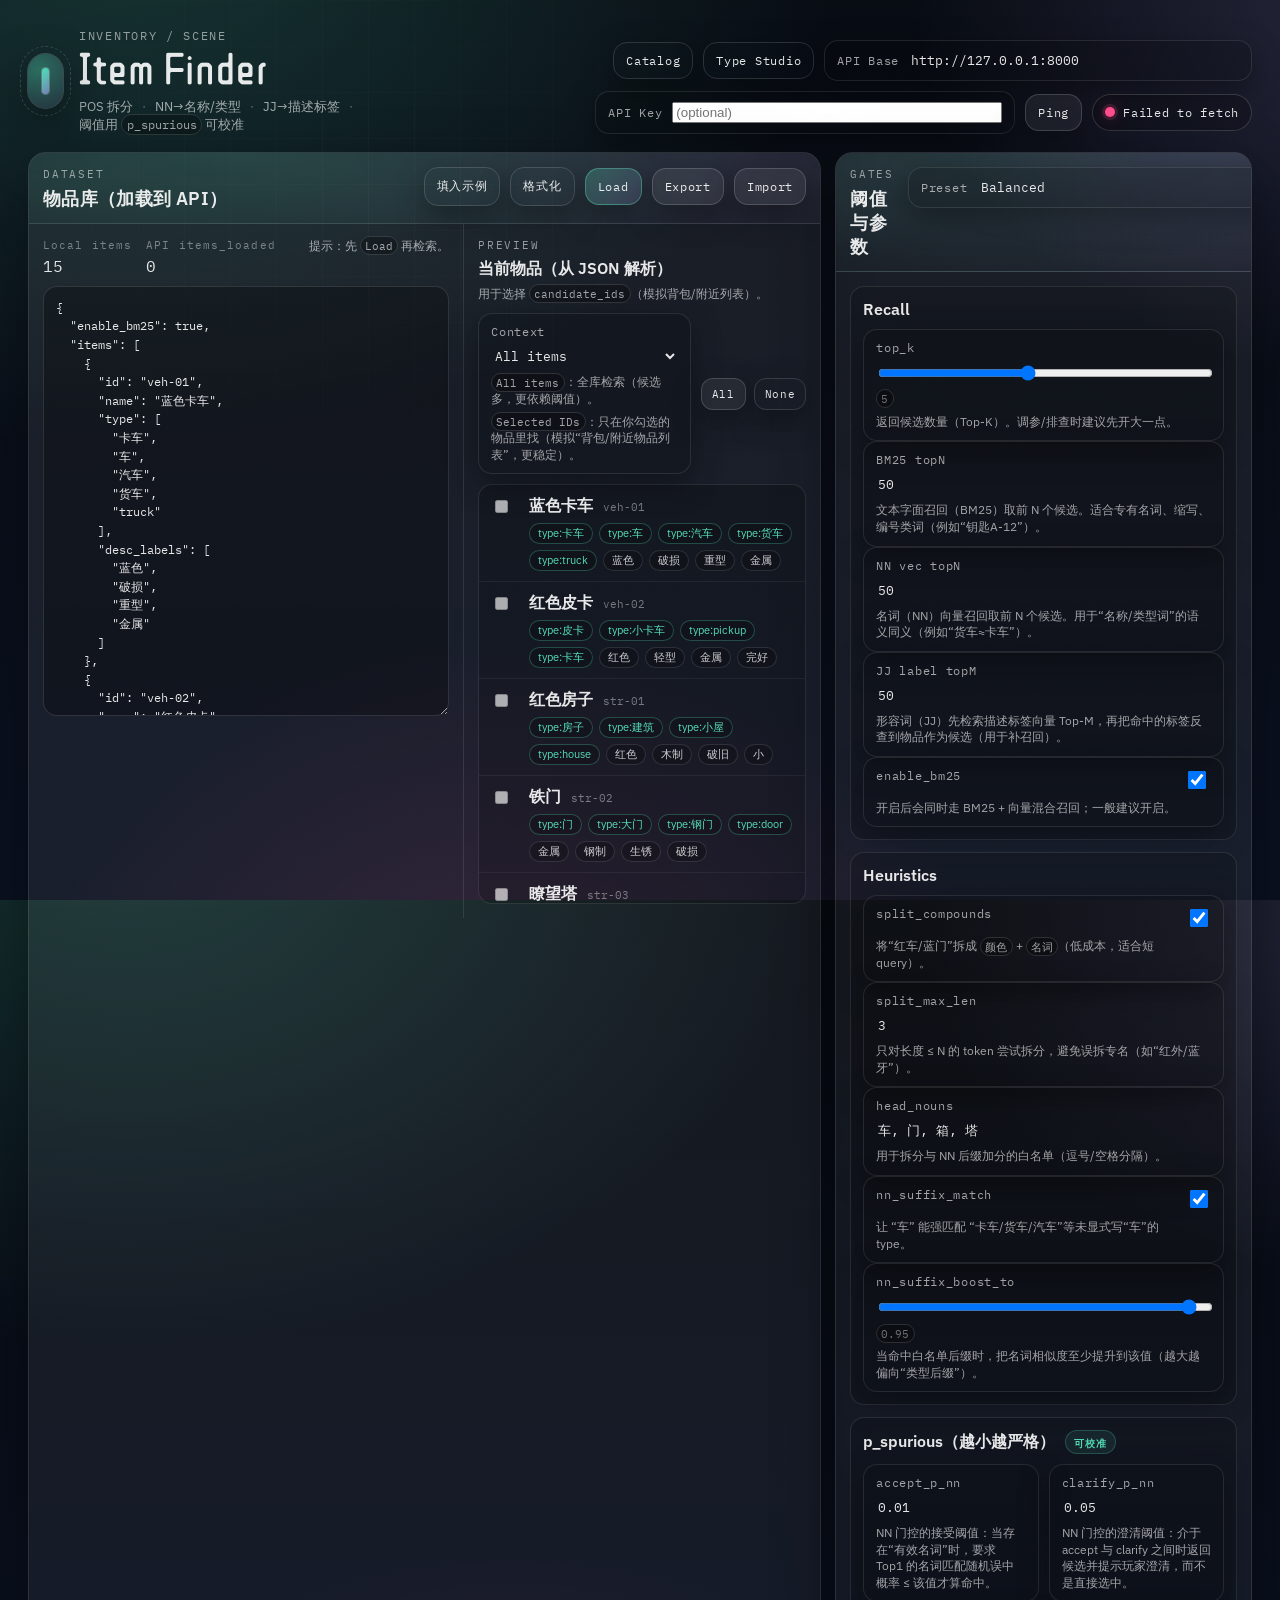
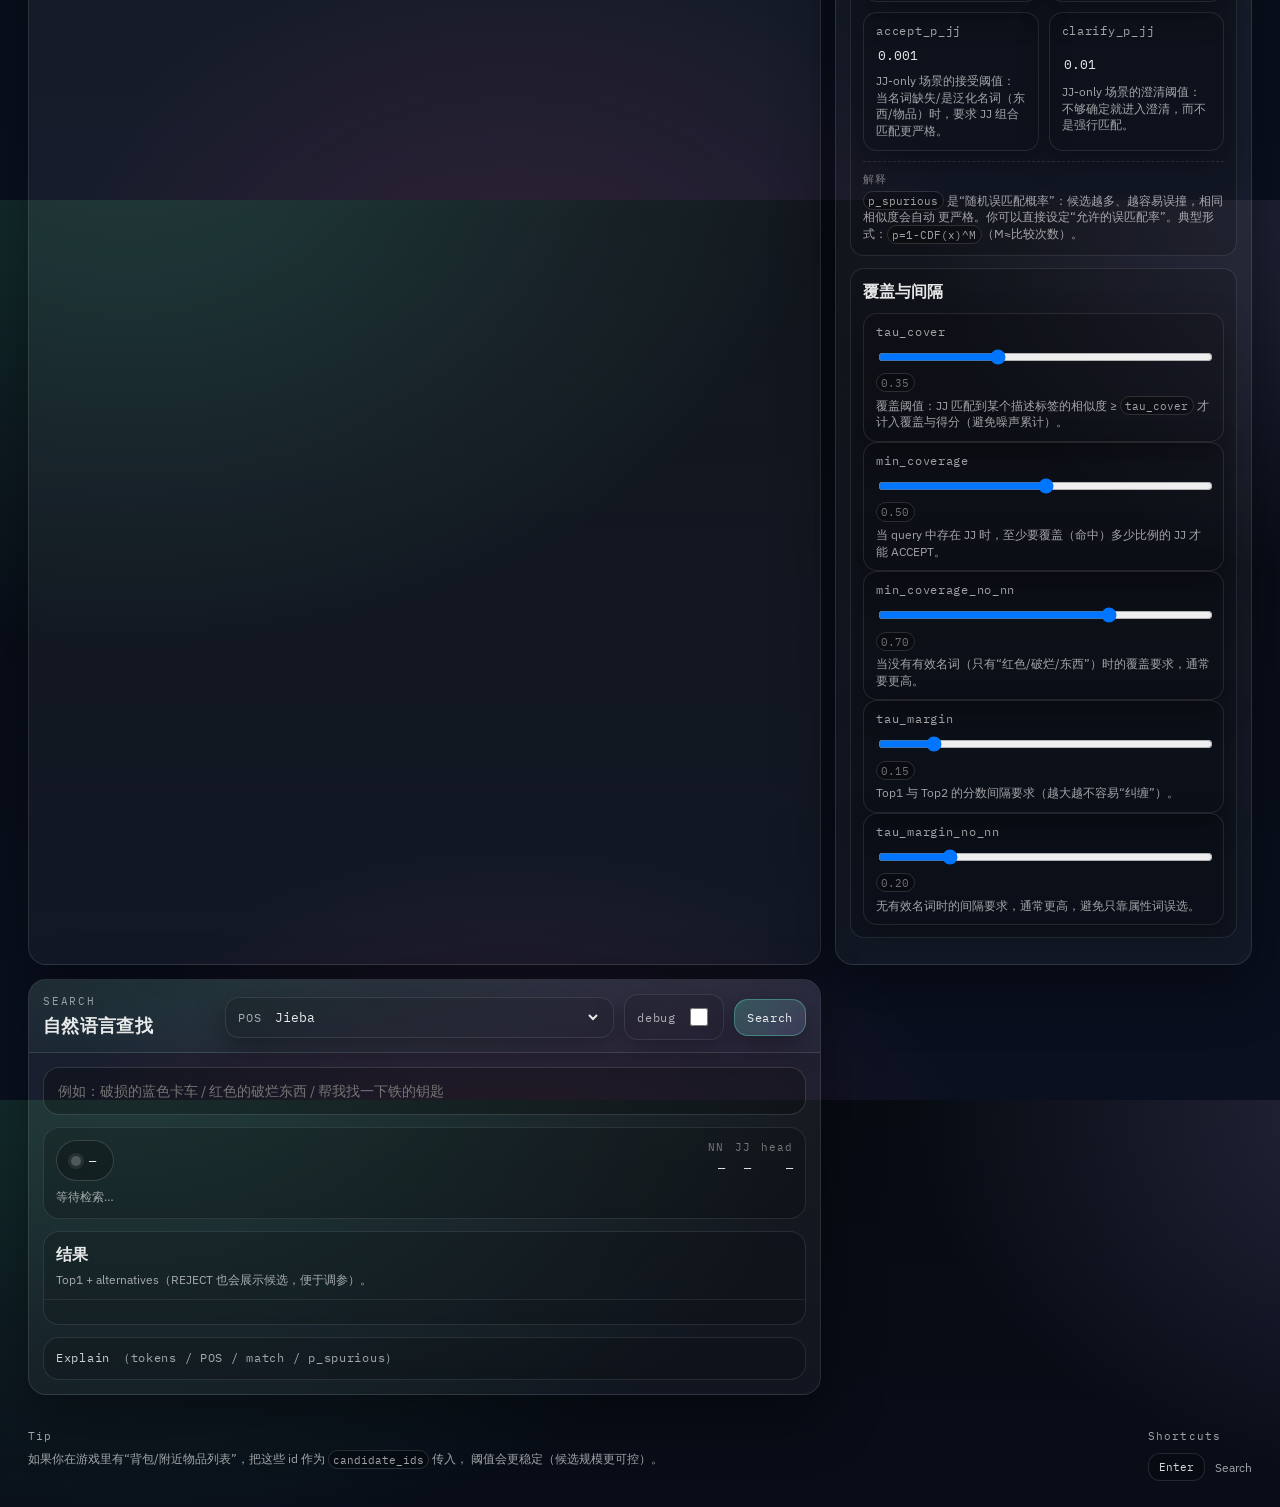
<file: demo/index.html>
<!doctype html>
<html lang="zh-Hans">
  <head>
    <meta charset="UTF-8" />
    <meta name="viewport" content="width=device-width, initial-scale=1.0" />
    <meta
      name="description"
      content="游戏内玩家自然语言查找物品：POS(JJ/NN) 拆分检索 + 可校准阈值（p_spurious）"
    />
    <title>Item Finder · JJ/NN</title>

    <link rel="preconnect" href="https://fonts.googleapis.com" />
    <link rel="preconnect" href="https://fonts.gstatic.com" crossorigin />
    <link
      href="https://fonts.googleapis.com/css2?family=IBM+Plex+Mono:wght@400;500;600&family=IBM+Plex+Sans:wght@300;400;500;600&family=ZCOOL+QingKe+HuangYou&display=swap"
      rel="stylesheet"
    />

    <link rel="stylesheet" href="styles.css" />
  </head>
  <body>
    <div class="fx fx-grid" aria-hidden="true"></div>
    <div class="fx fx-grain" aria-hidden="true"></div>

    <header class="top">
      <div class="brand">
        <div class="mark" aria-hidden="true">
          <div class="mark-core"></div>
          <div class="mark-ring"></div>
        </div>
        <div class="brand-text">
          <div class="kicker">INVENTORY / SCENE</div>
          <h1>Item Finder</h1>
          <div class="sub">
            POS 拆分 <span class="sep">·</span> NN→名称/类型 <span class="sep">·</span> JJ→描述标签
            <span class="sep">·</span> 阈值用 <code>p_spurious</code> 可校准
          </div>
        </div>
      </div>

      <div class="api">
        <a class="btn ghost" href="types.html">Catalog</a>
        <a class="btn ghost" href="type_studio.html">Type Studio</a>
        <label class="field inline">
          <span>API Base</span>
          <input id="apiBase" type="text" spellcheck="false" value="http://127.0.0.1:8000" />
        </label>
        <label class="field inline">
          <span>API Key</span>
          <input id="apiKey" type="password" spellcheck="false" placeholder="(optional)" />
        </label>
        <button class="btn" id="pingBtn">Ping</button>
        <div class="pill" id="apiPill">
          <span class="dot" id="apiDot"></span>
          <span id="apiText">offline</span>
        </div>
      </div>
    </header>

    <main class="grid">
      <section class="panel span-2" aria-label="Dataset">
        <div class="panel-head">
          <div>
            <div class="panel-kicker">DATASET</div>
            <h2>物品库（加载到 API）</h2>
          </div>
          <div class="panel-actions">
            <button class="btn ghost" id="useSampleBtn">填入示例</button>
            <button class="btn ghost" id="beautifyBtn">格式化</button>
            <button class="btn primary" id="loadBtn">Load</button>
            <button class="btn" id="exportBtn">Export</button>
            <label class="btn">
              Import
              <input id="importFile" type="file" accept="application/json" hidden />
            </label>
          </div>
        </div>

        <div class="split">
          <div class="editor">
            <div class="editor-head">
              <div class="meta">
                <div class="meta-row">
                  <span class="meta-k">Local items</span>
                  <span class="meta-v" id="localCount">0</span>
                </div>
                <div class="meta-row">
                  <span class="meta-k">API items_loaded</span>
                  <span class="meta-v" id="apiCount">0</span>
                </div>
              </div>
              <div class="note" id="loadNote">提示：先 <code>Load</code> 再检索。</div>
            </div>
            <textarea id="itemsJson" class="textarea" spellcheck="false"></textarea>
          </div>

          <div class="list">
            <div class="list-head">
              <div class="panel-kicker">PREVIEW</div>
              <div class="list-title">当前物品（从 JSON 解析）</div>
              <div class="list-sub">用于选择 <code>candidate_ids</code>（模拟背包/附近列表）。</div>
            </div>
        <div class="list-tools">
          <label class="field">
            <span>Context</span>
            <select id="contextMode">
              <option value="all">All items</option>
              <option value="selected">Selected IDs</option>
            </select>
            <div class="field-desc">
              <div><code>All items</code>：全库检索（候选多，更依赖阈值）。</div>
              <div><code>Selected IDs</code>：只在你勾选的物品里找（模拟“背包/附近物品列表”，更稳定）。</div>
            </div>
          </label>
          <div class="tiny-actions">
            <button class="btn tiny" id="selectAllBtn">All</button>
            <button class="btn tiny ghost" id="selectNoneBtn">None</button>
          </div>
            </div>
            <div class="items" id="itemsList"></div>
          </div>
        </div>
      </section>

      <section class="panel" aria-label="Thresholds and config">
        <div class="panel-head">
          <div>
            <div class="panel-kicker">GATES</div>
            <h2>阈值与参数</h2>
          </div>
          <div class="panel-actions">
            <label class="field inline">
              <span>Preset</span>
              <select id="presetSelect">
                <option value="balanced">Balanced</option>
                <option value="conservative">Conservative</option>
                <option value="aggressive">Aggressive</option>
              </select>
            </label>
          </div>
        </div>

        <div class="form">
          <div class="group">
            <div class="group-title">Recall</div>
            <label class="field">
              <span>top_k</span>
              <input id="topK" type="range" min="1" max="10" step="1" />
              <div class="field-hint"><code id="topKVal">5</code></div>
              <div class="field-desc">返回候选数量（Top-K）。调参/排查时建议先开大一点。</div>
            </label>
            <label class="field">
              <span>BM25 topN</span>
              <input id="bm25TopN" type="number" min="0" max="5000" step="1" />
              <div class="field-desc">
                文本字面召回（BM25）取前 N 个候选。适合专有名词、缩写、编号类词（例如“钥匙A-12”）。
              </div>
            </label>
            <label class="field">
              <span>NN vec topN</span>
              <input id="nnVecTopN" type="number" min="0" max="5000" step="1" />
              <div class="field-desc">
                名词（NN）向量召回取前 N 个候选。用于“名称/类型词”的语义同义（例如“货车≈卡车”）。
              </div>
            </label>
            <label class="field">
              <span>JJ label topM</span>
              <input id="jjTopM" type="number" min="0" max="5000" step="1" />
              <div class="field-desc">
                形容词（JJ）先检索描述标签向量 Top-M，再把命中的标签反查到物品作为候选（用于补召回）。
              </div>
            </label>
            <label class="field row">
              <span>enable_bm25</span>
              <input id="enableBm25" type="checkbox" checked />
              <div class="field-desc">开启后会同时走 BM25 + 向量混合召回；一般建议开启。</div>
            </label>
          </div>

          <div class="group">
            <div class="group-title">Heuristics</div>
            <label class="field row">
              <span>split_compounds</span>
              <input id="splitCompounds" type="checkbox" checked />
              <div class="field-desc">将“红车/蓝门”拆成 <code>颜色</code> + <code>名词</code>（低成本，适合短 query）。</div>
            </label>
            <label class="field">
              <span>split_max_len</span>
              <input id="splitMaxLen" type="number" min="2" max="12" step="1" />
              <div class="field-desc">只对长度 ≤ N 的 token 尝试拆分，避免误拆专名（如“红外/蓝牙”）。</div>
            </label>
            <label class="field">
              <span>head_nouns</span>
              <input id="headNouns" type="text" spellcheck="false" placeholder="车,门,箱,塔" />
              <div class="field-desc">用于拆分与 NN 后缀加分的白名单（逗号/空格分隔）。</div>
            </label>
            <label class="field row">
              <span>nn_suffix_match</span>
              <input id="nnSuffixMatch" type="checkbox" checked />
              <div class="field-desc">让 “车” 能强匹配 “卡车/货车/汽车”等未显式写“车”的 type。</div>
            </label>
            <label class="field">
              <span>nn_suffix_boost_to</span>
              <input id="nnSuffixBoostTo" type="range" min="0" max="1" step="0.01" />
              <div class="field-hint"><code id="nnSuffixBoostToVal">0.95</code></div>
              <div class="field-desc">
                当命中白名单后缀时，把名词相似度至少提升到该值（越大越偏向“类型后缀”）。
              </div>
            </label>
          </div>

          <div class="group">
            <div class="group-title">
              p_spurious（越小越严格）
              <span class="tag">可校准</span>
            </div>
            <div class="grid-2">
              <label class="field">
                <span>accept_p_nn</span>
                <input id="acceptPnn" type="number" min="0" max="1" step="0.001" />
                <div class="field-desc">
                  NN 门控的接受阈值：当存在“有效名词”时，要求 Top1 的名词匹配随机误中概率 ≤ 该值才算命中。
                </div>
              </label>
              <label class="field">
                <span>clarify_p_nn</span>
                <input id="clarifyPnn" type="number" min="0" max="1" step="0.001" />
                <div class="field-desc">
                  NN 门控的澄清阈值：介于 accept 与 clarify 之间时返回候选并提示玩家澄清，而不是直接选中。
                </div>
              </label>
              <label class="field">
                <span>accept_p_jj</span>
                <input id="acceptPjj" type="number" min="0" max="1" step="0.0001" />
                <div class="field-desc">
                  JJ-only 场景的接受阈值：当名词缺失/是泛化名词（东西/物品）时，要求 JJ 组合匹配更严格。
                </div>
              </label>
              <label class="field">
                <span>clarify_p_jj</span>
                <input id="clarifyPjj" type="number" min="0" max="1" step="0.001" />
                <div class="field-desc">JJ-only 场景的澄清阈值：不够确定就进入澄清，而不是强行匹配。</div>
              </label>
            </div>
            <div class="help">
              <div class="help-title">解释</div>
              <div class="help-body">
                <code>p_spurious</code> 是“随机误匹配概率”：候选越多、越容易误撞，相同相似度会自动
                更严格。你可以直接设定“允许的误匹配率”。典型形式：<code>p=1-CDF(x)^M</code>（M≈比较次数）。
              </div>
            </div>
          </div>

          <div class="group">
            <div class="group-title">覆盖与间隔</div>
            <label class="field">
              <span>tau_cover</span>
              <input id="tauCover" type="range" min="0" max="1" step="0.01" />
              <div class="field-hint"><code id="tauCoverVal">0.35</code></div>
              <div class="field-desc">
                覆盖阈值：JJ 匹配到某个描述标签的相似度 ≥ <code>tau_cover</code> 才计入覆盖与得分（避免噪声累计）。
              </div>
            </label>
            <label class="field">
              <span>min_coverage</span>
              <input id="minCoverage" type="range" min="0" max="1" step="0.05" />
              <div class="field-hint"><code id="minCoverageVal">0.50</code></div>
              <div class="field-desc">当 query 中存在 JJ 时，至少要覆盖（命中）多少比例的 JJ 才能 ACCEPT。</div>
            </label>
            <label class="field">
              <span>min_coverage_no_nn</span>
              <input id="minCoverageNoNn" type="range" min="0" max="1" step="0.05" />
              <div class="field-hint"><code id="minCoverageNoNnVal">0.70</code></div>
              <div class="field-desc">当没有有效名词（只有“红色/破烂/东西”）时的覆盖要求，通常要更高。</div>
            </label>
            <label class="field">
              <span>tau_margin</span>
              <input id="tauMargin" type="range" min="0" max="1" step="0.01" />
              <div class="field-hint"><code id="tauMarginVal">0.15</code></div>
              <div class="field-desc">Top1 与 Top2 的分数间隔要求（越大越不容易“纠缠”）。</div>
            </label>
            <label class="field">
              <span>tau_margin_no_nn</span>
              <input id="tauMarginNoNn" type="range" min="0" max="1" step="0.01" />
              <div class="field-hint"><code id="tauMarginNoNnVal">0.20</code></div>
              <div class="field-desc">无有效名词时的间隔要求，通常更高，避免只靠属性词误选。</div>
            </label>
          </div>
        </div>
      </section>

      <section class="panel span-2" aria-label="Search">
        <div class="panel-head">
          <div>
            <div class="panel-kicker">SEARCH</div>
            <h2>自然语言查找</h2>
          </div>
          <div class="panel-actions">
            <label class="field inline">
              <span>POS</span>
              <select id="posBackend">
                <option value="hanlp">HanLP</option>
                <option value="jieba">Jieba</option>
              </select>
            </label>
            <label class="field inline row">
              <span>debug</span>
              <input id="debugToggle" type="checkbox" />
            </label>
            <button class="btn primary" id="searchBtn">Search</button>
          </div>
        </div>

        <div class="search">
          <div class="search-bar">
            <input
              id="queryInput"
              type="text"
              placeholder="例如：破损的蓝色卡车 / 红色的破烂东西 / 帮我找一下铁的钥匙"
            />
          </div>

          <div class="decision" id="decisionBox">
            <div class="decision-left">
              <div class="pill big" id="decisionPill">
                <span class="dot" id="decisionDot"></span>
                <span id="decisionText">—</span>
              </div>
              <div class="decision-reason" id="decisionReason">等待检索…</div>
            </div>
            <div class="decision-right">
              <div class="metric">
                <div class="metric-k">NN</div>
                <div class="metric-v" id="metricNN">—</div>
              </div>
              <div class="metric">
                <div class="metric-k">JJ</div>
                <div class="metric-v" id="metricJJ">—</div>
              </div>
              <div class="metric">
                <div class="metric-k">head</div>
                <div class="metric-v" id="metricHead">—</div>
              </div>
            </div>
          </div>

          <div class="results">
            <div class="results-head">
              <div class="results-title">结果</div>
              <div class="results-sub">Top1 + alternatives（REJECT 也会展示候选，便于调参）。</div>
            </div>
            <div class="cards" id="cards"></div>
          </div>

          <details class="details" id="details">
            <summary>
              <span>Explain</span>
              <span class="muted">（tokens / POS / match / p_spurious）</span>
            </summary>
            <div class="details-body">
              <div class="columns">
                <div class="col">
                  <div class="mini-title">Parsed Tokens</div>
                  <div class="token-grid" id="tokens"></div>
                </div>
                <div class="col">
                  <div class="mini-title">Best Explain</div>
                  <pre class="pre" id="explain"></pre>
                </div>
              </div>
            </div>
          </details>
        </div>
      </section>
    </main>

    <footer class="foot">
      <div class="foot-left">
        <div class="foot-title">Tip</div>
        <div class="foot-sub">
          如果你在游戏里有“背包/附近物品列表”，把这些 id 作为 <code>candidate_ids</code> 传入，
          阈值会更稳定（候选规模更可控）。
        </div>
      </div>
      <div class="foot-right">
        <div class="foot-title">Shortcuts</div>
        <div class="kbd-row">
          <span class="kbd">Enter</span>
          <span class="kbd-desc">Search</span>
        </div>
      </div>
    </footer>

    <script src="app.js"></script>
  </body>
</html>
</file>
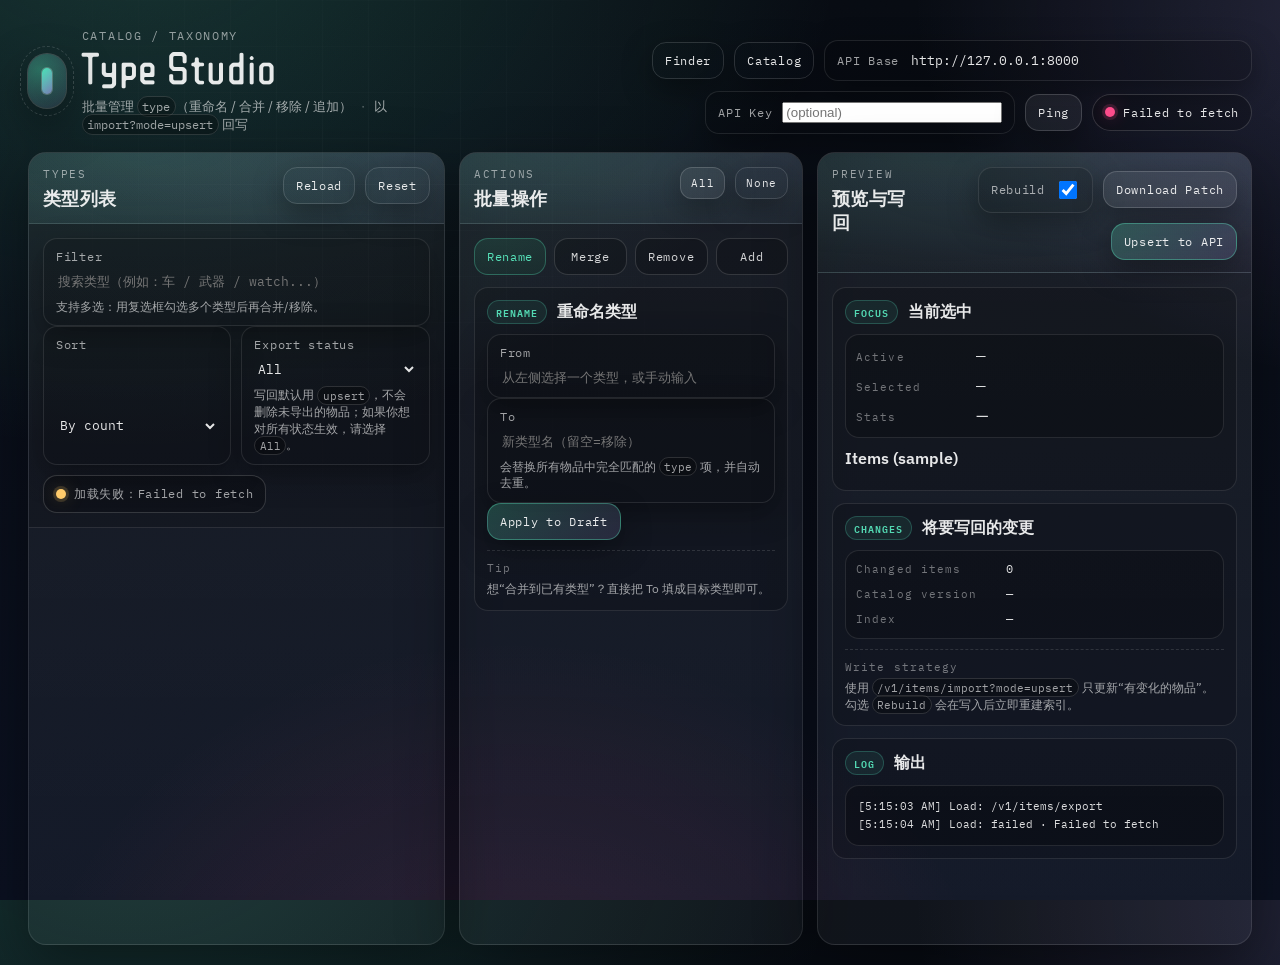
<file: demo/type_studio.html>
<!doctype html>
<html lang="zh-Hans">
  <head>
    <meta charset="UTF-8" />
    <meta name="viewport" content="width=device-width, initial-scale=1.0" />
    <meta name="description" content="物品类型管理：批量重命名/合并/移除 type，并回写到 embs API。" />
    <title>Type Studio · Item Types</title>

    <link rel="preconnect" href="https://fonts.googleapis.com" />
    <link rel="preconnect" href="https://fonts.gstatic.com" crossorigin />
    <link
      href="https://fonts.googleapis.com/css2?family=IBM+Plex+Mono:wght@400;500;600&family=IBM+Plex+Sans:wght@300;400;500;600&family=ZCOOL+QingKe+HuangYou&display=swap"
      rel="stylesheet"
    />

    <link rel="stylesheet" href="styles.css" />
    <link rel="stylesheet" href="type_studio.css" />
  </head>
  <body>
    <div class="fx fx-grid" aria-hidden="true"></div>
    <div class="fx fx-grain" aria-hidden="true"></div>

    <header class="top">
      <div class="brand">
        <div class="mark" aria-hidden="true">
          <div class="mark-core"></div>
          <div class="mark-ring"></div>
        </div>
        <div class="brand-text">
          <div class="kicker">CATALOG / TAXONOMY</div>
          <h1>Type Studio</h1>
          <div class="sub">
            批量管理 <code>type</code>（重命名 / 合并 / 移除 / 追加）
            <span class="sep">·</span> 以 <code>import?mode=upsert</code> 回写
          </div>
        </div>
      </div>

      <div class="api">
        <a class="btn ghost" href="./">Finder</a>
        <a class="btn ghost" href="types.html">Catalog</a>
        <label class="field inline">
          <span>API Base</span>
          <input id="apiBase" type="text" spellcheck="false" value="http://127.0.0.1:8000" />
        </label>
        <label class="field inline key">
          <span>API Key</span>
          <input id="apiKey" type="password" spellcheck="false" placeholder="(optional)" />
        </label>
        <button class="btn" id="pingBtn">Ping</button>
        <div class="pill" id="apiPill">
          <span class="dot" id="apiDot"></span>
          <span id="apiText">offline</span>
        </div>
      </div>
    </header>

    <main class="grid types-grid">
      <section class="panel" aria-label="Types">
        <div class="panel-head">
          <div>
            <div class="panel-kicker">TYPES</div>
            <h2>类型列表</h2>
          </div>
          <div class="panel-actions">
            <button class="btn ghost" id="reloadBtn">Reload</button>
            <button class="btn ghost" id="resetBtn">Reset</button>
          </div>
        </div>

        <div class="types-body">
          <div class="types-tools">
            <label class="field">
              <span>Filter</span>
              <input id="typeFilter" type="text" spellcheck="false" placeholder="搜索类型（例如：车 / 武器 / watch...）" />
              <div class="field-desc">支持多选：用复选框勾选多个类型后再合并/移除。</div>
            </label>

            <div class="grid-2">
              <label class="field">
                <span>Sort</span>
                <select id="sortMode">
                  <option value="count">By count</option>
                  <option value="name">By name</option>
                </select>
              </label>
              <label class="field">
                <span>Export status</span>
                <select id="statusFilter">
                  <option value="">All</option>
                  <option value="active">Active</option>
                  <option value="disabled">Disabled</option>
                  <option value="deleted">Deleted</option>
                </select>
                <div class="field-desc">
                  写回默认用 <code>upsert</code>，不会删除未导出的物品；如果你想对所有状态生效，请选择 <code>All</code>。
                </div>
              </label>
            </div>

            <div class="pill mini">
              <span class="dot ok" id="dataDot"></span>
              <span id="dataText">未加载</span>
            </div>
          </div>

          <div class="types-list" id="typesList"></div>
        </div>
      </section>

      <section class="panel" aria-label="Actions">
        <div class="panel-head">
          <div>
            <div class="panel-kicker">ACTIONS</div>
            <h2>批量操作</h2>
          </div>
          <div class="panel-actions">
            <button class="btn tiny" id="selectAllTypesBtn">All</button>
            <button class="btn tiny ghost" id="selectNoneTypesBtn">None</button>
          </div>
        </div>

        <div class="form">
          <div class="segmented" role="tablist" aria-label="Actions">
            <button class="seg on" id="tabRename" role="tab" aria-selected="true">Rename</button>
            <button class="seg" id="tabMerge" role="tab" aria-selected="false">Merge</button>
            <button class="seg" id="tabRemove" role="tab" aria-selected="false">Remove</button>
            <button class="seg" id="tabAdd" role="tab" aria-selected="false">Add</button>
          </div>

          <div class="group" id="panelRename">
            <div class="group-title">
              <span class="tag">RENAME</span>
              <span>重命名类型</span>
            </div>
            <label class="field">
              <span>From</span>
              <input id="renameFrom" type="text" spellcheck="false" placeholder="从左侧选择一个类型，或手动输入" />
            </label>
            <label class="field">
              <span>To</span>
              <input id="renameTo" type="text" spellcheck="false" placeholder="新类型名（留空=移除）" />
              <div class="field-desc">会替换所有物品中完全匹配的 <code>type</code> 项，并自动去重。</div>
            </label>
            <button class="btn primary" id="renameBtn">Apply to Draft</button>
            <div class="help">
              <div class="help-title">Tip</div>
              <div class="help-body">想“合并到已有类型”？直接把 To 填成目标类型即可。</div>
            </div>
          </div>

          <div class="group hidden" id="panelMerge">
            <div class="group-title">
              <span class="tag">MERGE</span>
              <span>合并多个类型</span>
            </div>
            <div class="mini">
              已选类型：<span class="mono" id="mergeFromList">—</span>
            </div>
            <label class="field">
              <span>Target</span>
              <input id="mergeTo" type="text" spellcheck="false" placeholder="目标类型（例如：车辆）" />
              <div class="field-desc">把所有“已选类型”统一替换为 Target，并去重。</div>
            </label>
            <button class="btn primary" id="mergeBtn">Apply to Draft</button>
          </div>

          <div class="group hidden" id="panelRemove">
            <div class="group-title">
              <span class="tag" style="border-color: rgba(255,77,141,.24); color: rgba(255,77,141,.92); background: rgba(255,77,141,.08)"
                >REMOVE</span
              >
              <span>移除类型</span>
            </div>
            <div class="mini">
              将从所有物品中移除：<span class="mono" id="removeList">—</span>
            </div>
            <button class="btn danger" id="removeBtn">Remove from Draft</button>
            <div class="help">
              <div class="help-title">Safe by default</div>
              <div class="help-body">只修改 Draft，不会立即写入 API；写入前会展示“将要 upsert 的物品数量”。</div>
            </div>
          </div>

          <div class="group hidden" id="panelAdd">
            <div class="group-title">
              <span class="tag">ADD</span>
              <span>给物品追加类型</span>
            </div>
            <label class="field">
              <span>Type</span>
              <input id="addType" type="text" spellcheck="false" placeholder="要追加的类型（例如：车辆）" />
            </label>
            <label class="field">
              <span>Item keyword</span>
              <input id="addKeyword" type="text" spellcheck="false" placeholder="可选：按物品 id/name 过滤（留空=全量）" />
            </label>
            <label class="field row">
              <span>Scope</span>
              <label class="toggle">
                <input id="addScopeSelected" type="checkbox" checked />
                <span>仅作用于“已选类型”的物品</span>
              </label>
            </label>
            <button class="btn primary" id="addBtn">Apply to Draft</button>
          </div>
        </div>
      </section>

      <section class="panel" aria-label="Preview and apply">
        <div class="panel-head">
          <div>
            <div class="panel-kicker">PREVIEW</div>
            <h2>预览与写回</h2>
          </div>
          <div class="panel-actions">
            <label class="field inline row">
              <span>Rebuild</span>
              <input id="rebuildToggle" type="checkbox" checked />
            </label>
            <button class="btn" id="downloadPatchBtn">Download Patch</button>
            <button class="btn primary" id="applyBtn">Upsert to API</button>
          </div>
        </div>

        <div class="form">
          <div class="group">
            <div class="group-title">
              <span class="tag">FOCUS</span>
              <span>当前选中</span>
            </div>
            <div class="focus">
              <div class="focus-row">
                <div class="focus-k">Active</div>
                <div class="focus-v mono" id="activeTypeText">—</div>
              </div>
              <div class="focus-row">
                <div class="focus-k">Selected</div>
                <div class="focus-v mono" id="selectedTypesText">—</div>
              </div>
              <div class="focus-row">
                <div class="focus-k">Stats</div>
                <div class="focus-v" id="statsText">—</div>
              </div>
            </div>
            <div class="mini-title" style="margin-top: 10px">Items (sample)</div>
            <div class="items-sample" id="itemsSample"></div>
          </div>

          <div class="group">
            <div class="group-title">
              <span class="tag">CHANGES</span>
              <span>将要写回的变更</span>
            </div>
            <div class="changes">
              <div class="changes-row">
                <div class="changes-k">Changed items</div>
                <div class="changes-v mono" id="changedCount">0</div>
              </div>
              <div class="changes-row">
                <div class="changes-k">Catalog version</div>
                <div class="changes-v mono" id="catalogVersion">—</div>
              </div>
              <div class="changes-row">
                <div class="changes-k">Index</div>
                <div class="changes-v mono" id="indexVersion">—</div>
              </div>
            </div>
            <div class="help">
              <div class="help-title">Write strategy</div>
              <div class="help-body">
                使用 <code>/v1/items/import?mode=upsert</code> 只更新“有变化的物品”。勾选 <code>Rebuild</code> 会在写入后立即重建索引。
              </div>
            </div>
          </div>

          <div class="group">
            <div class="group-title">
              <span class="tag">LOG</span>
              <span>输出</span>
            </div>
            <pre class="pre" id="log"></pre>
          </div>
        </div>
      </section>
    </main>

    <script src="type_studio.js"></script>
  </body>
</html>
</file>
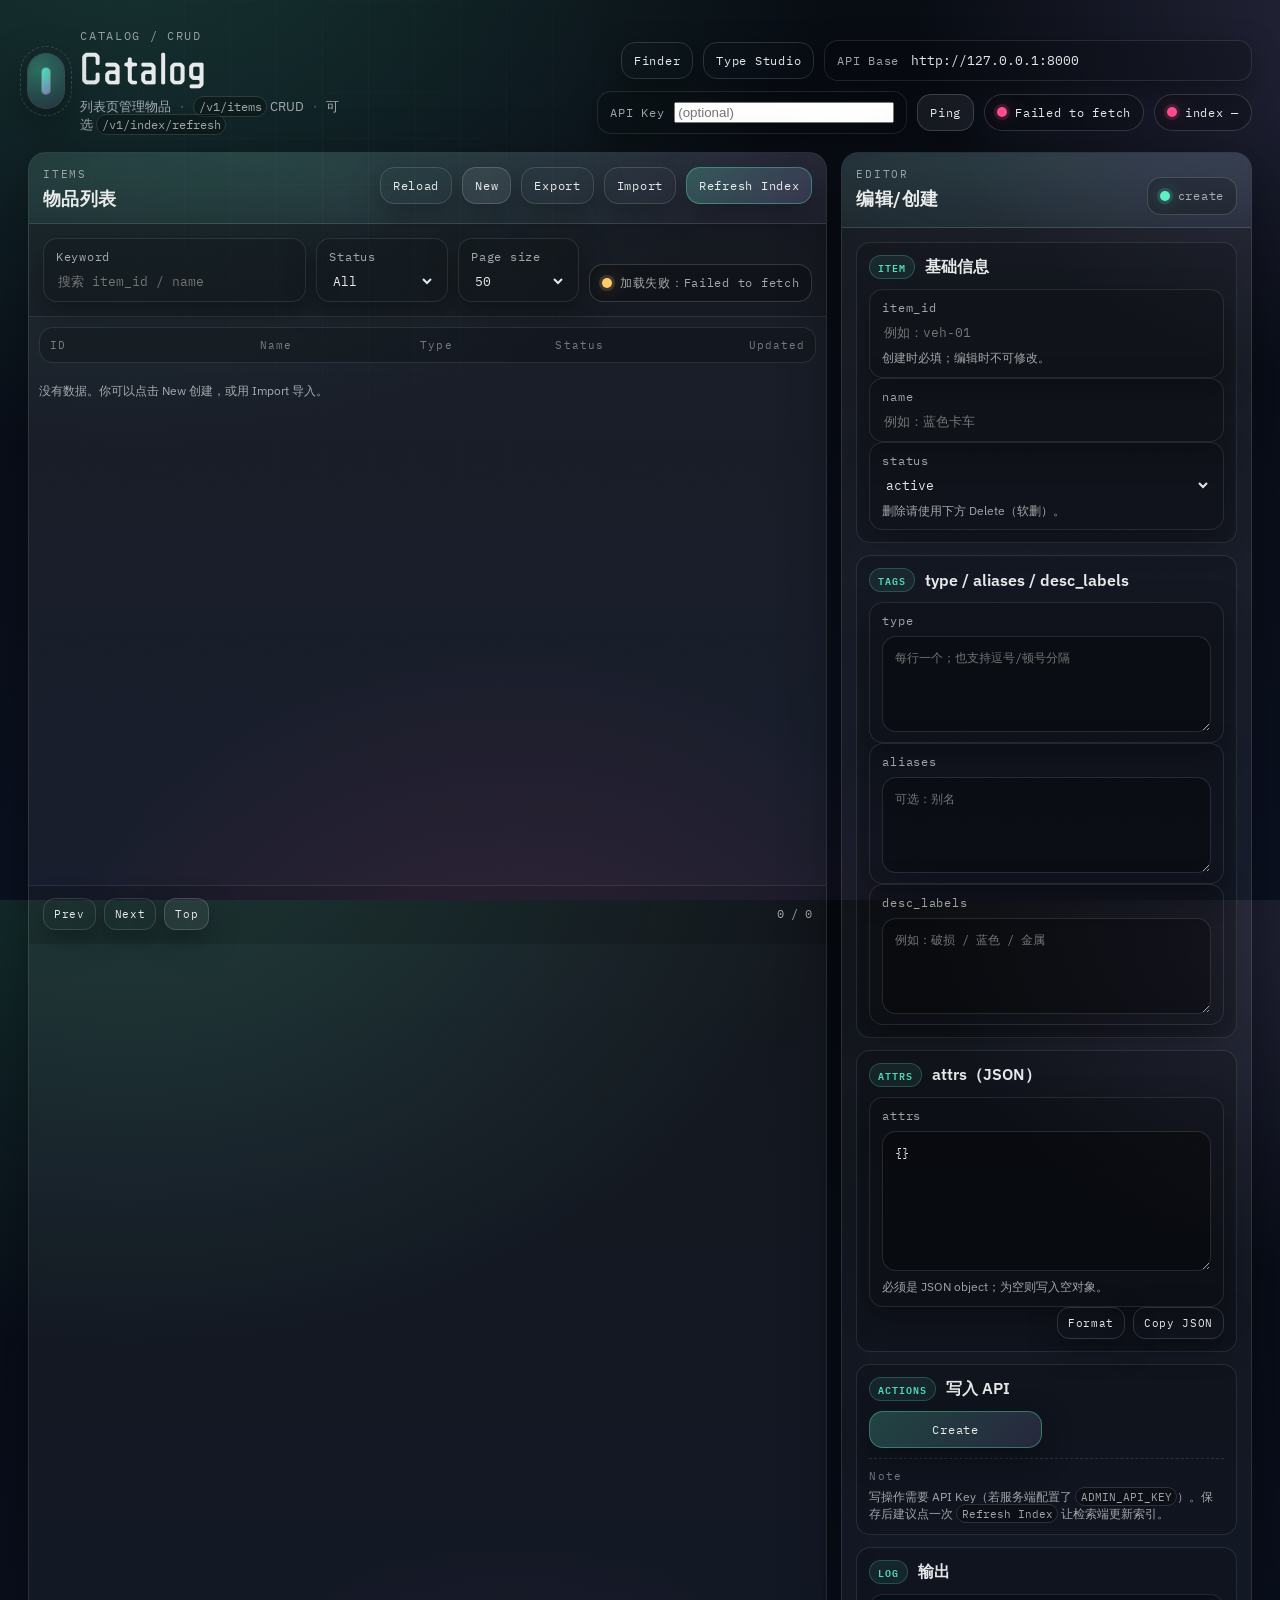
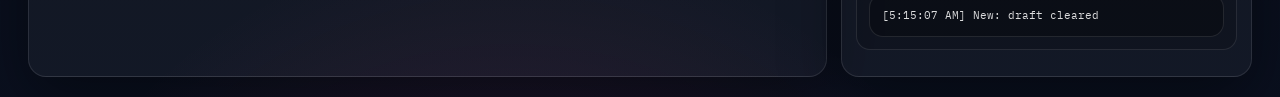
<file: demo/types.html>
<!doctype html>
<html lang="zh-Hans">
  <head>
    <meta charset="UTF-8" />
    <meta name="viewport" content="width=device-width, initial-scale=1.0" />
    <meta name="description" content="物品管理列表页：通过 CRUD 管理 embs 物品库，并可选刷新索引。" />
    <title>Catalog · Items</title>

    <link rel="preconnect" href="https://fonts.googleapis.com" />
    <link rel="preconnect" href="https://fonts.gstatic.com" crossorigin />
    <link
      href="https://fonts.googleapis.com/css2?family=IBM+Plex+Mono:wght@400;500;600&family=IBM+Plex+Sans:wght@300;400;500;600&family=ZCOOL+QingKe+HuangYou&display=swap"
      rel="stylesheet"
    />

    <link rel="stylesheet" href="styles.css" />
    <link rel="stylesheet" href="types.css" />
  </head>
  <body>
    <div class="fx fx-grid" aria-hidden="true"></div>
    <div class="fx fx-grain" aria-hidden="true"></div>

    <header class="top">
      <div class="brand">
        <div class="mark" aria-hidden="true">
          <div class="mark-core"></div>
          <div class="mark-ring"></div>
        </div>
        <div class="brand-text">
          <div class="kicker">CATALOG / CRUD</div>
          <h1>Catalog</h1>
          <div class="sub">
            列表页管理物品 <span class="sep">·</span> <code>/v1/items</code> CRUD
            <span class="sep">·</span> 可选 <code>/v1/index/refresh</code>
          </div>
        </div>
      </div>

      <div class="api">
        <a class="btn ghost" href="./">Finder</a>
        <a class="btn ghost" href="type_studio.html">Type Studio</a>
        <label class="field inline">
          <span>API Base</span>
          <input id="apiBase" type="text" spellcheck="false" value="http://127.0.0.1:8000" />
        </label>
        <label class="field inline key">
          <span>API Key</span>
          <input id="apiKey" type="password" spellcheck="false" placeholder="(optional)" />
        </label>
        <button class="btn" id="pingBtn">Ping</button>
        <div class="pill" id="apiPill">
          <span class="dot" id="apiDot"></span>
          <span id="apiText">offline</span>
        </div>
        <div class="pill" id="idxPill" title="catalog_version / index_catalog_version">
          <span class="dot" id="idxDot"></span>
          <span id="idxText">index —</span>
        </div>
      </div>
    </header>

    <main class="grid catalog-grid">
      <section class="panel span-2" aria-label="Items list">
        <div class="panel-head">
          <div>
            <div class="panel-kicker">ITEMS</div>
            <h2>物品列表</h2>
          </div>
          <div class="panel-actions">
            <button class="btn ghost" id="reloadBtn">Reload</button>
            <button class="btn" id="newBtn">New</button>
            <button class="btn ghost" id="exportBtn">Export</button>
            <label class="btn ghost">
              Import
              <input id="importFile" type="file" accept="application/json,application/x-ndjson,text/plain" hidden />
            </label>
            <button class="btn primary" id="refreshIndexBtn">Refresh Index</button>
          </div>
        </div>

        <div class="catalog-body">
          <div class="toolbar">
            <label class="field">
              <span>Keyword</span>
              <input id="keyword" type="text" spellcheck="false" placeholder="搜索 item_id / name" />
            </label>
            <label class="field">
              <span>Status</span>
              <select id="status">
                <option value="">All</option>
                <option value="active">Active</option>
                <option value="disabled">Disabled</option>
                <option value="deleted">Deleted</option>
              </select>
            </label>
            <label class="field">
              <span>Page size</span>
              <select id="limit">
                <option value="20">20</option>
                <option value="50" selected>50</option>
                <option value="100">100</option>
              </select>
            </label>
            <div class="pill mini">
              <span class="dot ok" id="dataDot"></span>
              <span id="dataText">未加载</span>
            </div>
          </div>

          <div class="table">
            <div class="table-head">
              <div class="th">ID</div>
              <div class="th">Name</div>
              <div class="th">Type</div>
              <div class="th">Status</div>
              <div class="th right">Updated</div>
            </div>
            <div class="table-body" id="itemsList"></div>
          </div>

          <div class="pager">
            <div class="pager-left">
              <button class="btn tiny ghost" id="prevBtn">Prev</button>
              <button class="btn tiny ghost" id="nextBtn">Next</button>
              <button class="btn tiny" id="jumpTopBtn">Top</button>
            </div>
            <div class="pager-right">
              <span class="mono" id="pageText">—</span>
            </div>
          </div>
        </div>
      </section>

      <section class="panel" aria-label="Item editor">
        <div class="panel-head">
          <div>
            <div class="panel-kicker">EDITOR</div>
            <h2>编辑/创建</h2>
          </div>
          <div class="panel-actions">
            <div class="pill mini" id="modePill">
              <span class="dot" id="modeDot"></span>
              <span id="modeText">—</span>
            </div>
          </div>
        </div>

        <div class="form">
          <div class="group">
            <div class="group-title">
              <span class="tag">ITEM</span>
              <span>基础信息</span>
            </div>
            <label class="field">
              <span>item_id</span>
              <input id="itemId" type="text" spellcheck="false" placeholder="例如：veh-01" />
              <div class="field-desc">创建时必填；编辑时不可修改。</div>
            </label>
            <label class="field">
              <span>name</span>
              <input id="itemName" type="text" spellcheck="false" placeholder="例如：蓝色卡车" />
            </label>
            <label class="field">
              <span>status</span>
              <select id="itemStatus">
                <option value="active">active</option>
                <option value="disabled">disabled</option>
              </select>
              <div class="field-desc">删除请使用下方 Delete（软删）。</div>
            </label>
          </div>

          <div class="group">
            <div class="group-title">
              <span class="tag">TAGS</span>
              <span>type / aliases / desc_labels</span>
            </div>
            <label class="field">
              <span>type</span>
              <textarea id="itemType" class="textarea small" spellcheck="false" placeholder="每行一个；也支持逗号/顿号分隔"></textarea>
            </label>
            <label class="field">
              <span>aliases</span>
              <textarea id="itemAliases" class="textarea small" spellcheck="false" placeholder="可选：别名"></textarea>
            </label>
            <label class="field">
              <span>desc_labels</span>
              <textarea id="itemLabels" class="textarea small" spellcheck="false" placeholder="例如：破损 / 蓝色 / 金属"></textarea>
            </label>
          </div>

          <div class="group">
            <div class="group-title">
              <span class="tag">ATTRS</span>
              <span>attrs（JSON）</span>
            </div>
            <label class="field">
              <span>attrs</span>
              <textarea id="itemAttrs" class="textarea small" spellcheck="false" placeholder="{\n  \"color\": \"blue\"\n}"></textarea>
              <div class="field-desc">必须是 JSON object；为空则写入空对象。</div>
            </label>
            <div class="row-actions">
              <button class="btn tiny ghost" id="formatAttrsBtn">Format</button>
              <button class="btn tiny ghost" id="copyJsonBtn">Copy JSON</button>
            </div>
          </div>

          <div class="group">
            <div class="group-title">
              <span class="tag">ACTIONS</span>
              <span>写入 API</span>
            </div>
            <div class="actions">
              <button class="btn primary" id="saveBtn">Save</button>
              <button class="btn" id="disableBtn">Disable</button>
              <button class="btn" id="restoreBtn">Restore</button>
              <button class="btn danger" id="deleteBtn">Delete</button>
            </div>
            <div class="help">
              <div class="help-title">Note</div>
              <div class="help-body">
                写操作需要 API Key（若服务端配置了 <code>ADMIN_API_KEY</code>）。保存后建议点一次
                <code>Refresh Index</code> 让检索端更新索引。
              </div>
            </div>
          </div>

          <div class="group">
            <div class="group-title">
              <span class="tag">LOG</span>
              <span>输出</span>
            </div>
            <pre class="pre" id="log"></pre>
          </div>
        </div>
      </section>
    </main>

    <script src="types.js"></script>
  </body>
</html>
</file>
<file: demo/styles.css>
:root{
  --bg0:#070B12;
  --bg1:#0A1020;
  --panel:rgba(255,255,255,.06);
  --panel2:rgba(255,255,255,.09);
  --stroke:rgba(255,255,255,.10);
  --stroke2:rgba(255,255,255,.16);
  --ink:rgba(255,255,255,.90);
  --muted:rgba(255,255,255,.62);
  --dim:rgba(255,255,255,.42);

  --mint:#5CF2C6;
  --mint2:#37C9A2;
  --violet:#B8A6FF;
  --amber:#FFCB6B;
  --rose:#FF4D8D;

  --shadow: 0 20px 60px rgba(0,0,0,.40);
  --shadow2: 0 10px 30px rgba(0,0,0,.35);

  --r: 18px;
  --r2: 14px;

  --mono: "IBM Plex Mono", ui-monospace, SFMono-Regular, Menlo, Consolas, "Liberation Mono", monospace;
  --sans: "IBM Plex Sans", ui-sans-serif, system-ui, -apple-system, Segoe UI, Roboto, "Helvetica Neue", Arial, "Noto Sans", "Liberation Sans", sans-serif;
  --display: "ZCOOL QingKe HuangYou", serif;
}

*{box-sizing:border-box}
html,body{height:100%}
body{
  margin:0;
  color:var(--ink);
  background:
    radial-gradient(1200px 900px at 10% -10%, rgba(92,242,198,.18) 0%, transparent 60%),
    radial-gradient(900px 700px at 110% 0%, rgba(184,166,255,.18) 0%, transparent 55%),
    radial-gradient(900px 800px at 40% 120%, rgba(255,77,141,.14) 0%, transparent 55%),
    linear-gradient(180deg, var(--bg0), var(--bg1));
  font-family:var(--sans);
  overflow-x:hidden;
}

.fx{position:fixed; inset:0; pointer-events:none; z-index:-1}
.fx-grid{
  background:
    linear-gradient(to right, rgba(255,255,255,.05) 1px, transparent 1px),
    linear-gradient(to bottom, rgba(255,255,255,.04) 1px, transparent 1px);
  background-size: 46px 46px;
  mask-image: radial-gradient(600px 600px at 30% 20%, black 0%, transparent 70%);
  opacity:.55;
  transform: translateZ(0);
  animation: drift 18s ease-in-out infinite;
}

.fx-grain{
  opacity:.12;
  background-image:url("data:image/svg+xml,%3Csvg xmlns='http://www.w3.org/2000/svg' width='160' height='160'%3E%3Cfilter id='n'%3E%3CfeTurbulence type='fractalNoise' baseFrequency='.75' numOctaves='3' stitchTiles='stitch'/%3E%3C/filter%3E%3Crect width='160' height='160' filter='url(%23n)' opacity='.55'/%3E%3C/svg%3E");
  mix-blend-mode:overlay;
}

@keyframes drift{
  0%,100%{transform: translate3d(0,0,0)}
  50%{transform: translate3d(-14px, 10px, 0)}
}

code,pre{font-family:var(--mono)}
code{
  font-size:.93em;
  padding:.14em .38em;
  border:1px solid rgba(255,255,255,.14);
  background:rgba(0,0,0,.28);
  border-radius:999px;
}

.top{
  display:flex;
  align-items:flex-end;
  justify-content:space-between;
  gap:18px;
  padding:28px 28px 18px;
}

.brand{display:flex; gap:16px; align-items:center}
.mark{
  width:54px; height:54px; position:relative;
  border-radius: 999px;
  background: radial-gradient(circle at 30% 30%, rgba(92,242,198,.35), rgba(184,166,255,.12));
  box-shadow: 0 0 0 1px rgba(255,255,255,.18), 0 18px 50px rgba(0,0,0,.45);
}
.mark-core{
  position:absolute; inset:14px;
  border-radius:999px;
  background: linear-gradient(135deg, rgba(92,242,198,.85), rgba(184,166,255,.55));
  filter:saturate(1.1);
  box-shadow: 0 0 0 1px rgba(255,255,255,.22), 0 16px 30px rgba(0,0,0,.45);
}
.mark-ring{
  position:absolute; inset:-8px;
  border-radius:999px;
  border:1px dashed rgba(255,255,255,.18);
  opacity:.85;
  animation: spin 18s linear infinite;
}
@keyframes spin{to{transform:rotate(360deg)}}

.kicker{
  font-family:var(--mono);
  font-size:12px;
  letter-spacing:.14em;
  color:rgba(255,255,255,.55);
}
.brand h1{
  margin:2px 0 0;
  font-family:var(--display);
  font-weight:400;
  font-size:44px;
  line-height:1.02;
  letter-spacing:.02em;
}
.sub{
  margin-top:8px;
  font-size:13px;
  color:var(--muted);
}
.sep{opacity:.55; margin:0 6px}

.api{display:flex; gap:10px; align-items:center; flex-wrap:wrap; justify-content:flex-end}

.field{
  display:grid;
  grid-template-columns: 1fr;
  gap:8px;
  padding:10px 12px;
  border:1px solid var(--stroke);
  background: rgba(0,0,0,.18);
  border-radius: 14px;
  box-shadow: var(--shadow2);
}
.field.inline{
  grid-template-columns: auto 330px;
  align-items:center;
  gap:10px;
}
.field.row{
  grid-template-columns: auto 1fr;
}
.field > span{
  font-family:var(--mono);
  font-size:12px;
  letter-spacing:.06em;
  color:var(--muted);
}
.field input[type="text"],
.field input[type="number"],
.field select{
  width:100%;
  border:none;
  outline:none;
  color:var(--ink);
  background: transparent;
  font-family:var(--mono);
  font-size:13px;
}
.field input[type="number"]{appearance:textfield}
.field input[type="checkbox"]{width:18px; height:18px}
.field input[type="range"]{width:100%}
.field-hint{color:var(--dim); font-size:12px}
.field-desc{
  font-size:12px;
  color: var(--muted);
  line-height: 1.38;
}
.field-desc > div{margin-top:6px}
.field-desc > div:first-child{margin-top:0}

.btn{
  border:1px solid var(--stroke2);
  background: rgba(255,255,255,.06);
  color:var(--ink);
  padding:10px 12px;
  border-radius: 14px;
  font-family:var(--mono);
  font-size:12px;
  letter-spacing:.06em;
  cursor:pointer;
  transition: transform .08s ease, background .2s ease, border-color .2s ease;
  box-shadow: var(--shadow2);
  user-select:none;
}
a.btn{
  text-decoration:none;
  display:inline-flex;
  align-items:center;
  justify-content:center;
}
.btn:hover{background: rgba(255,255,255,.10); border-color: rgba(255,255,255,.22)}
.btn:active{transform: translateY(1px)}
.btn.primary{
  background: linear-gradient(135deg, rgba(92,242,198,.22), rgba(184,166,255,.14));
  border-color: rgba(92,242,198,.35);
}
.btn.ghost{
  background: transparent;
  border-color: rgba(255,255,255,.14);
}
.btn.tiny{
  padding:8px 10px;
  border-radius: 12px;
  font-size:11px;
}

.pill{
  display:inline-flex;
  align-items:center;
  gap:8px;
  padding:10px 12px;
  border-radius:999px;
  border:1px solid rgba(255,255,255,.16);
  background: rgba(0,0,0,.22);
  font-family:var(--mono);
  font-size:12px;
  letter-spacing:.06em;
}
.pill.big{padding:12px 14px; font-size:12px}
.dot{
  width:10px; height:10px; border-radius:999px;
  background: rgba(255,255,255,.25);
  box-shadow: 0 0 0 3px rgba(255,255,255,.08);
}
.dot.ok{background: var(--mint); box-shadow: 0 0 0 3px rgba(92,242,198,.16), 0 0 18px rgba(92,242,198,.40)}
.dot.warn{background: var(--amber); box-shadow: 0 0 0 3px rgba(255,203,107,.16), 0 0 18px rgba(255,203,107,.35)}
.dot.bad{background: var(--rose); box-shadow: 0 0 0 3px rgba(255,77,141,.16), 0 0 18px rgba(255,77,141,.40)}

.grid{
  display:grid;
  grid-template-columns: 1.25fr .9fr 1.15fr;
  gap:14px;
  padding: 0 28px 20px;
}
.span-2{grid-column: span 2}

.panel{
  border:1px solid rgba(255,255,255,.10);
  background: linear-gradient(180deg, rgba(255,255,255,.07), rgba(255,255,255,.04));
  border-radius: var(--r);
  box-shadow: var(--shadow);
  overflow:hidden;
}
.panel-head{
  display:flex;
  justify-content:space-between;
  gap:14px;
  align-items:flex-start;
  padding:14px 14px 12px;
  border-bottom: 1px solid rgba(255,255,255,.10);
  background: radial-gradient(900px 240px at 25% 0%, rgba(92,242,198,.10), transparent 60%),
              radial-gradient(900px 240px at 90% 0%, rgba(184,166,255,.10), transparent 60%);
}
.panel-kicker{
  font-family:var(--mono);
  font-size:11px;
  letter-spacing:.16em;
  color:rgba(255,255,255,.55);
}
.panel h2{
  margin:6px 0 0;
  font-size:18px;
  font-weight:600;
  letter-spacing:.02em;
}
.panel-actions{display:flex; gap:10px; align-items:center; flex-wrap:wrap; justify-content:flex-end}

.split{
  display:grid;
  grid-template-columns: 1.1fr .9fr;
  min-height: 520px;
}
.editor{padding:14px; border-right:1px solid rgba(255,255,255,.10)}
.editor-head{
  display:flex;
  gap:12px;
  align-items:flex-start;
  justify-content:space-between;
  margin-bottom:10px;
}
.meta{display:flex; gap:14px}
.meta-row{display:flex; flex-direction:column; gap:4px}
.meta-k{font-family:var(--mono); font-size:11px; color:var(--dim); letter-spacing:.10em}
.meta-v{font-family:var(--mono); font-size:16px; color:rgba(255,255,255,.88)}
.note{
  max-width: 420px;
  font-size:12px;
  color: var(--muted);
  line-height:1.35;
}
.note.ok{color: rgba(92,242,198,.85)}
.note.bad{color: rgba(255,77,141,.85)}

.textarea{
  width:100%;
  height: 430px;
  resize: vertical;
  padding:12px 12px 14px;
  border-radius: 14px;
  border:1px solid rgba(255,255,255,.12);
  background: rgba(0,0,0,.28);
  outline:none;
  color: rgba(255,255,255,.90);
  font-family: var(--mono);
  font-size:12px;
  line-height: 1.55;
}
.textarea:focus{
  border-color: rgba(92,242,198,.40);
  box-shadow: 0 0 0 4px rgba(92,242,198,.10);
}

.list{padding:14px}
.list-title{font-weight:600; margin-top:6px}
.list-sub{font-size:12px; color:var(--muted); margin-top:6px; line-height:1.3}
.list-tools{
  display:flex;
  gap:10px;
  align-items:center;
  justify-content:space-between;
  margin-top:12px;
}
.tiny-actions{display:flex; gap:8px; align-items:center}
.items{
  margin-top:10px;
  border-radius: 14px;
  border: 1px solid rgba(255,255,255,.10);
  background: rgba(0,0,0,.18);
  overflow:hidden;
  max-height: 420px;
  overflow:auto;
}
.item-row{
  display:grid;
  grid-template-columns: 28px 1fr;
  gap:10px;
  padding:10px 12px;
  border-bottom:1px solid rgba(255,255,255,.06);
}
.item-row:last-child{border-bottom:none}
.item-row:hover{background: rgba(255,255,255,.04)}
.chk{display:flex; align-items:flex-start; padding-top:2px}
.item-main{display:flex; flex-direction:column; gap:6px}
.item-name{display:flex; gap:10px; align-items:baseline; flex-wrap:wrap}
.item-name strong{font-weight:600}
.item-id{font-family:var(--mono); font-size:11px; color:var(--dim)}
.chips{display:flex; gap:6px; flex-wrap:wrap}
.chip{
  border:1px solid rgba(255,255,255,.12);
  background: rgba(0,0,0,.22);
  border-radius:999px;
  padding:2px 8px;
  font-size:11px;
  color:rgba(255,255,255,.78);
}
.chip.hot{border-color: rgba(92,242,198,.26); color: rgba(92,242,198,.90)}
.chip.dim{opacity:.75}

.form{padding: 14px}
.group{
  border:1px solid rgba(255,255,255,.10);
  background: rgba(0,0,0,.16);
  border-radius: 14px;
  padding:12px;
  margin-bottom:12px;
}
.group-title{
  display:flex;
  gap:10px;
  align-items:center;
  font-weight:600;
  margin-bottom:10px;
}
.tag{
  font-family:var(--mono);
  font-size:10px;
  letter-spacing:.10em;
  padding:2px 8px;
  border-radius:999px;
  border:1px solid rgba(92,242,198,.22);
  color: rgba(92,242,198,.88);
  background: rgba(92,242,198,.08);
}
.grid-2{display:grid; grid-template-columns: 1fr 1fr; gap:10px}
.help{margin-top:10px; border-top:1px dashed rgba(255,255,255,.12); padding-top:10px}
.help-title{font-family:var(--mono); font-size:11px; letter-spacing:.10em; color:var(--dim)}
.help-body{margin-top:6px; font-size:12px; color:var(--muted); line-height:1.4}

.search{padding:14px}
.search-bar input{
  width:100%;
  padding:14px 14px;
  border-radius: 16px;
  border:1px solid rgba(255,255,255,.14);
  background: rgba(0,0,0,.26);
  color: rgba(255,255,255,.92);
  outline:none;
  font-family:var(--sans);
  font-size:14px;
}
.search-bar input:focus{
  border-color: rgba(184,166,255,.40);
  box-shadow: 0 0 0 4px rgba(184,166,255,.10);
}

.decision{
  margin-top:12px;
  display:flex;
  justify-content:space-between;
  gap:12px;
  padding:12px;
  border-radius: 16px;
  border: 1px solid rgba(255,255,255,.10);
  background: rgba(0,0,0,.20);
}
.decision-left{display:flex; flex-direction:column; gap:8px}
.decision-reason{font-size:12px; color:var(--muted)}
.decision-right{
  display:flex;
  gap:10px;
  align-items:flex-start;
}
.metric{display:flex; flex-direction:column; gap:6px; align-items:flex-end}
.metric-k{font-family:var(--mono); font-size:11px; color:var(--dim); letter-spacing:.10em}
.metric-v{font-family:var(--mono); font-size:12px; color:rgba(255,255,255,.86)}

.results{
  margin-top:12px;
  border-radius: 16px;
  border:1px solid rgba(255,255,255,.10);
  background: rgba(0,0,0,.16);
  overflow:hidden;
}
.results-head{padding:12px 12px 10px; border-bottom:1px solid rgba(255,255,255,.08)}
.results-title{font-weight:600}
.results-sub{margin-top:6px; font-size:12px; color:var(--muted)}
.cards{padding:12px; display:grid; gap:10px}
.card{
  border:1px solid rgba(255,255,255,.10);
  background: rgba(255,255,255,.04);
  border-radius: 16px;
  padding:12px;
}
.card.best{
  border-color: rgba(92,242,198,.26);
  background: radial-gradient(700px 220px at 20% 0%, rgba(92,242,198,.10), transparent 60%),
              rgba(255,255,255,.04);
}
.card-top{
  display:flex;
  justify-content:space-between;
  gap:10px;
  align-items:flex-start;
}
.card-title{display:flex; gap:10px; align-items:baseline; flex-wrap:wrap}
.card-title strong{font-weight:700}
.card-title .id{font-family:var(--mono); font-size:11px; color:var(--dim)}
.scoreline{
  margin-top:10px;
  display:grid;
  grid-template-columns: 1fr auto;
  gap:10px;
  align-items:center;
}
.bar{
  height:8px;
  border-radius:999px;
  background: rgba(255,255,255,.10);
  overflow:hidden;
  border:1px solid rgba(255,255,255,.10);
}
.bar > i{
  display:block;
  height:100%;
  width:0%;
  background: linear-gradient(90deg, rgba(92,242,198,.95), rgba(184,166,255,.85));
}
.nums{font-family:var(--mono); font-size:11px; color:rgba(255,255,255,.78)}
.mini{
  margin-top:10px;
  font-size:12px;
  color:var(--muted);
  line-height:1.35;
}

.details{
  margin-top:12px;
  border:1px solid rgba(255,255,255,.10);
  border-radius: 16px;
  background: rgba(0,0,0,.18);
  overflow:hidden;
}
.details summary{
  cursor:pointer;
  padding:12px;
  font-family:var(--mono);
  letter-spacing:.06em;
  font-size:12px;
  color:rgba(255,255,255,.80);
  list-style:none;
}
.details summary::-webkit-details-marker{display:none}
.details-body{border-top:1px solid rgba(255,255,255,.08); padding:12px}
.muted{color:var(--muted)}
.columns{display:grid; grid-template-columns: 1fr 1fr; gap:12px}
.mini-title{font-weight:600}
.token-grid{margin-top:10px; display:flex; flex-wrap:wrap; gap:8px}
.token{
  display:inline-flex;
  gap:8px;
  align-items:center;
  border-radius:999px;
  border:1px solid rgba(255,255,255,.10);
  background: rgba(255,255,255,.04);
  padding:6px 10px;
}
.token b{font-weight:600}
.token em{font-style:normal; font-family:var(--mono); font-size:11px; color:var(--dim)}
.pre{
  margin:10px 0 0;
  padding:12px;
  border-radius: 14px;
  border:1px solid rgba(255,255,255,.10);
  background: rgba(0,0,0,.26);
  color: rgba(255,255,255,.86);
  overflow:auto;
  max-height: 300px;
  font-size:11px;
  line-height:1.55;
}

.foot{
  padding: 14px 28px 26px;
  display:flex;
  justify-content:space-between;
  gap:14px;
  color: var(--muted);
}
.foot-title{font-family:var(--mono); letter-spacing:.10em; font-size:11px; color:rgba(255,255,255,.62)}
.foot-sub{margin-top:8px; font-size:12px; line-height:1.4}
.kbd-row{margin-top:10px; display:flex; gap:10px; align-items:center}
.kbd{
  font-family:var(--mono);
  font-size:11px;
  padding:6px 10px;
  border-radius: 12px;
  border:1px solid rgba(255,255,255,.12);
  background: rgba(0,0,0,.22);
  color: rgba(255,255,255,.84);
}
.kbd-desc{font-size:12px; color:var(--muted)}

@media (max-width: 1180px){
  .grid{grid-template-columns: 1fr; padding: 0 18px 18px}
  .span-2{grid-column: auto}
  .split{grid-template-columns: 1fr}
  .editor{border-right:none; border-bottom:1px solid rgba(255,255,255,.10)}
  .field.inline{grid-template-columns: auto 1fr}
  .columns{grid-template-columns: 1fr}
  .top{padding:22px 18px 14px; align-items:flex-start; flex-direction:column}
  .api{justify-content:flex-start}
}
</file>
<file: demo/type_studio.css>
:root{
  --rose2: rgba(255,77,141,.18);
}

.types-grid{
  grid-template-columns: 1.15fr .95fr 1.2fr;
}

.field.inline.key{
  grid-template-columns: auto 220px;
}

.pill.mini{
  padding:10px 12px;
  border-radius: 14px;
}

.types-body{
  display:grid;
  grid-template-rows: auto 1fr;
  min-height: 720px;
}

.types-tools{
  padding:14px;
  border-bottom: 1px solid rgba(255,255,255,.10);
  background: rgba(0,0,0,.14);
}

.types-list{
  padding: 10px;
  overflow:auto;
  max-height: 640px;
}

.type-row{
  display:grid;
  grid-template-columns: 22px 1fr auto;
  gap:10px;
  align-items:center;
  padding:10px 10px;
  border-radius: 14px;
  border:1px solid rgba(255,255,255,.10);
  background: rgba(255,255,255,.04);
  cursor:pointer;
  transition: transform .08s ease, border-color .2s ease, background .2s ease;
  user-select:none;
  margin-bottom:8px;
}
.type-row:hover{
  border-color: rgba(184,166,255,.22);
  background: rgba(255,255,255,.06);
}
.type-row:active{transform: translateY(1px)}
.type-row.on{
  border-color: rgba(92,242,198,.26);
  background: radial-gradient(600px 160px at 20% 0%, rgba(92,242,198,.10), transparent 60%),
              rgba(255,255,255,.05);
}
.type-row.multi{
  border-color: rgba(184,166,255,.26);
  box-shadow: 0 0 0 1px rgba(184,166,255,.12) inset;
}

.type-check input{width:18px; height:18px}
.type-name{
  display:flex;
  flex-direction:column;
  gap:4px;
  min-width: 0;
}
.type-name b{
  font-family: var(--mono);
  font-size: 13px;
  font-weight: 600;
  color: rgba(255,255,255,.92);
  overflow:hidden;
  text-overflow: ellipsis;
  white-space: nowrap;
}
.type-name span{
  font-size: 12px;
  color: var(--muted);
  overflow:hidden;
  text-overflow: ellipsis;
  white-space: nowrap;
}
.type-meta{
  display:flex;
  flex-direction:column;
  gap:6px;
  align-items:flex-end;
}
.type-count{
  font-family: var(--mono);
  font-size: 12px;
  color: rgba(255,255,255,.84);
}
.spark{
  width: 84px;
  height: 8px;
  border-radius:999px;
  border:1px solid rgba(255,255,255,.10);
  background: rgba(0,0,0,.22);
  overflow:hidden;
}
.spark > i{
  display:block;
  height:100%;
  width:0%;
  background: linear-gradient(90deg, rgba(92,242,198,.92), rgba(184,166,255,.85));
}

.segmented{
  display:grid;
  grid-template-columns: 1fr 1fr 1fr 1fr;
  gap:8px;
  margin-bottom: 12px;
}
.seg{
  border:1px solid rgba(255,255,255,.14);
  background: rgba(0,0,0,.20);
  color: rgba(255,255,255,.82);
  padding:10px 10px;
  border-radius: 14px;
  font-family: var(--mono);
  font-size: 12px;
  letter-spacing:.06em;
  cursor:pointer;
  transition: background .2s ease, border-color .2s ease, transform .08s ease;
}
.seg:hover{background: rgba(255,255,255,.06); border-color: rgba(255,255,255,.22)}
.seg:active{transform: translateY(1px)}
.seg.on{
  border-color: rgba(92,242,198,.28);
  background: radial-gradient(800px 180px at 20% 0%, rgba(92,242,198,.12), transparent 60%),
              rgba(0,0,0,.18);
  color: rgba(92,242,198,.92);
}

.hidden{display:none !important}
.mono{font-family: var(--mono)}

.btn.danger{
  border-color: rgba(255,77,141,.30);
  background: linear-gradient(135deg, rgba(255,77,141,.16), rgba(255,203,107,.06));
}
.btn.danger:hover{border-color: rgba(255,77,141,.42); background: rgba(255,77,141,.14)}

.toggle{
  display:flex;
  gap:10px;
  align-items:center;
  font-size: 12px;
  color: var(--muted);
}
.toggle input{width:18px; height:18px}

.focus{
  display:grid;
  gap:10px;
  padding:10px 10px 12px;
  border-radius: 14px;
  border:1px solid rgba(255,255,255,.10);
  background: rgba(0,0,0,.18);
}
.focus-row{
  display:grid;
  grid-template-columns: 110px 1fr;
  gap:10px;
  align-items:baseline;
}
.focus-k{
  font-family: var(--mono);
  font-size: 11px;
  letter-spacing:.10em;
  color: var(--dim);
}
.focus-v{color: rgba(255,255,255,.86)}
.items-sample{
  margin-top:10px;
  display:grid;
  gap:8px;
  max-height: 240px;
  overflow:auto;
  padding-right: 4px;
}
.sample{
  border:1px solid rgba(255,255,255,.10);
  background: rgba(255,255,255,.04);
  border-radius: 14px;
  padding:10px;
}
.sample-top{
  display:flex;
  justify-content:space-between;
  gap:10px;
  align-items:baseline;
}
.sample-top b{font-weight:700}
.sample-top code{font-size: 11px}
.sample-sub{
  margin-top:6px;
  font-size:12px;
  color: var(--muted);
  line-height:1.35;
}

.changes{
  border:1px solid rgba(255,255,255,.10);
  background: rgba(0,0,0,.18);
  border-radius: 14px;
  padding:10px 10px 12px;
  display:grid;
  gap:10px;
}
.changes-row{
  display:grid;
  grid-template-columns: 140px 1fr;
  gap:10px;
  align-items:baseline;
}
.changes-k{
  font-family: var(--mono);
  font-size: 11px;
  letter-spacing:.10em;
  color: var(--dim);
}
.changes-v{
  font-size: 12px;
  color: rgba(255,255,255,.86);
}

@media (max-width: 1180px){
  .types-grid{grid-template-columns: 1fr}
  .types-body{min-height: auto}
  .types-list{max-height: 520px}
  .segmented{grid-template-columns: 1fr 1fr}
  .field.inline.key{grid-template-columns: auto 1fr}
}
</file>
<file: demo/types.css>
:root{
  --rose2: rgba(255,77,141,.18);
}

.catalog-grid{
  grid-template-columns: 1.25fr .95fr 1.15fr;
}

.field.inline.key{
  grid-template-columns: auto 220px;
}

.pill.mini{
  padding:10px 12px;
  border-radius: 14px;
}

.catalog-body{
  display:grid;
  grid-template-rows: auto 1fr auto;
  min-height: 720px;
}

.toolbar{
  display:grid;
  grid-template-columns: 1.2fr .6fr .55fr auto;
  gap:10px;
  padding:14px;
  border-bottom: 1px solid rgba(255,255,255,.10);
  background: rgba(0,0,0,.14);
  align-items:end;
}

.table{
  padding: 10px;
}

.table-head{
  display:grid;
  grid-template-columns: 200px 1.2fr 1fr 110px 130px;
  gap:10px;
  padding:10px 10px;
  border-radius: 14px;
  border:1px solid rgba(255,255,255,.10);
  background: rgba(0,0,0,.18);
  position: sticky;
  top: 10px;
  z-index: 1;
}

.th{
  font-family: var(--mono);
  font-size: 11px;
  letter-spacing:.10em;
  color: var(--dim);
}
.th.right{text-align:right}

.table-body{
  margin-top:10px;
  display:grid;
  gap:8px;
  max-height: 540px;
  overflow:auto;
  padding-right: 4px;
}

.row{
  display:grid;
  grid-template-columns: 200px 1.2fr 1fr 110px 130px;
  gap:10px;
  align-items:center;
  padding:10px 10px;
  border-radius: 14px;
  border:1px solid rgba(255,255,255,.10);
  background: rgba(255,255,255,.04);
  cursor:pointer;
  transition: transform .08s ease, border-color .2s ease, background .2s ease;
  user-select:none;
}
.row:hover{
  border-color: rgba(184,166,255,.22);
  background: rgba(255,255,255,.06);
}
.row:active{transform: translateY(1px)}
.row.on{
  border-color: rgba(92,242,198,.26);
  background: radial-gradient(700px 180px at 20% 0%, rgba(92,242,198,.10), transparent 60%),
              rgba(255,255,255,.05);
}

.cell-id{
  display:flex;
  flex-direction:column;
  gap:4px;
  min-width:0;
}
.cell-id b{
  font-family: var(--mono);
  font-size: 12px;
  font-weight: 600;
  color: rgba(255,255,255,.92);
  overflow:hidden;
  text-overflow: ellipsis;
  white-space: nowrap;
}
.cell-id span{
  font-size: 12px;
  color: var(--muted);
  overflow:hidden;
  text-overflow: ellipsis;
  white-space: nowrap;
}

.chips{
  display:flex;
  gap:6px;
  flex-wrap:wrap;
  align-items:center;
  min-width:0;
}
.chip{
  border:1px solid rgba(255,255,255,.12);
  background: rgba(0,0,0,.22);
  border-radius:999px;
  padding:2px 8px;
  font-size:11px;
  color:rgba(255,255,255,.78);
  max-width: 180px;
  overflow:hidden;
  text-overflow: ellipsis;
  white-space: nowrap;
}
.chip.hot{border-color: rgba(92,242,198,.26); color: rgba(92,242,198,.90)}
.chip.dim{opacity:.75}

.status{
  display:inline-flex;
  align-items:center;
  gap:8px;
  font-family: var(--mono);
  font-size: 11px;
  color: rgba(255,255,255,.82);
}
.s-dot{
  width:10px;
  height:10px;
  border-radius:999px;
  background: rgba(255,255,255,.20);
  box-shadow: 0 0 0 3px rgba(255,255,255,.08);
}
.s-dot.active{background: var(--mint); box-shadow: 0 0 0 3px rgba(92,242,198,.16), 0 0 18px rgba(92,242,198,.40)}
.s-dot.disabled{background: var(--amber); box-shadow: 0 0 0 3px rgba(255,203,107,.16), 0 0 18px rgba(255,203,107,.35)}
.s-dot.deleted{background: var(--rose); box-shadow: 0 0 0 3px rgba(255,77,141,.16), 0 0 18px rgba(255,77,141,.40)}

.muted{color: var(--muted)}
.right{text-align:right}
.mono{font-family: var(--mono)}

.pager{
  display:flex;
  justify-content:space-between;
  gap:10px;
  padding: 12px 14px 14px;
  border-top: 1px solid rgba(255,255,255,.10);
  background: rgba(0,0,0,.12);
}
.pager-left{display:flex; gap:8px; align-items:center}
.pager-right{display:flex; align-items:center; color: var(--muted); font-size: 12px}

.textarea.small{
  height: 96px;
  min-height: 84px;
}

#itemAttrs.textarea.small{
  height: 140px;
}

.row-actions{
  display:flex;
  gap:8px;
  justify-content:flex-end;
}

.actions{
  display:grid;
  grid-template-columns: 1fr 1fr;
  gap:10px;
}
.actions .btn{width:100%}
.btn.danger{
  border-color: rgba(255,77,141,.30);
  background: linear-gradient(135deg, rgba(255,77,141,.16), rgba(255,203,107,.06));
}
.btn.danger:hover{border-color: rgba(255,77,141,.42); background: rgba(255,77,141,.14)}

@media (max-width: 1180px){
  .catalog-grid{grid-template-columns: 1fr}
  .catalog-body{min-height:auto}
  .toolbar{
    grid-template-columns: 1fr 1fr;
    align-items:stretch;
  }
  .table-head{display:none}
  .row{
    grid-template-columns: 1fr;
    gap:8px;
  }
}
</file>
